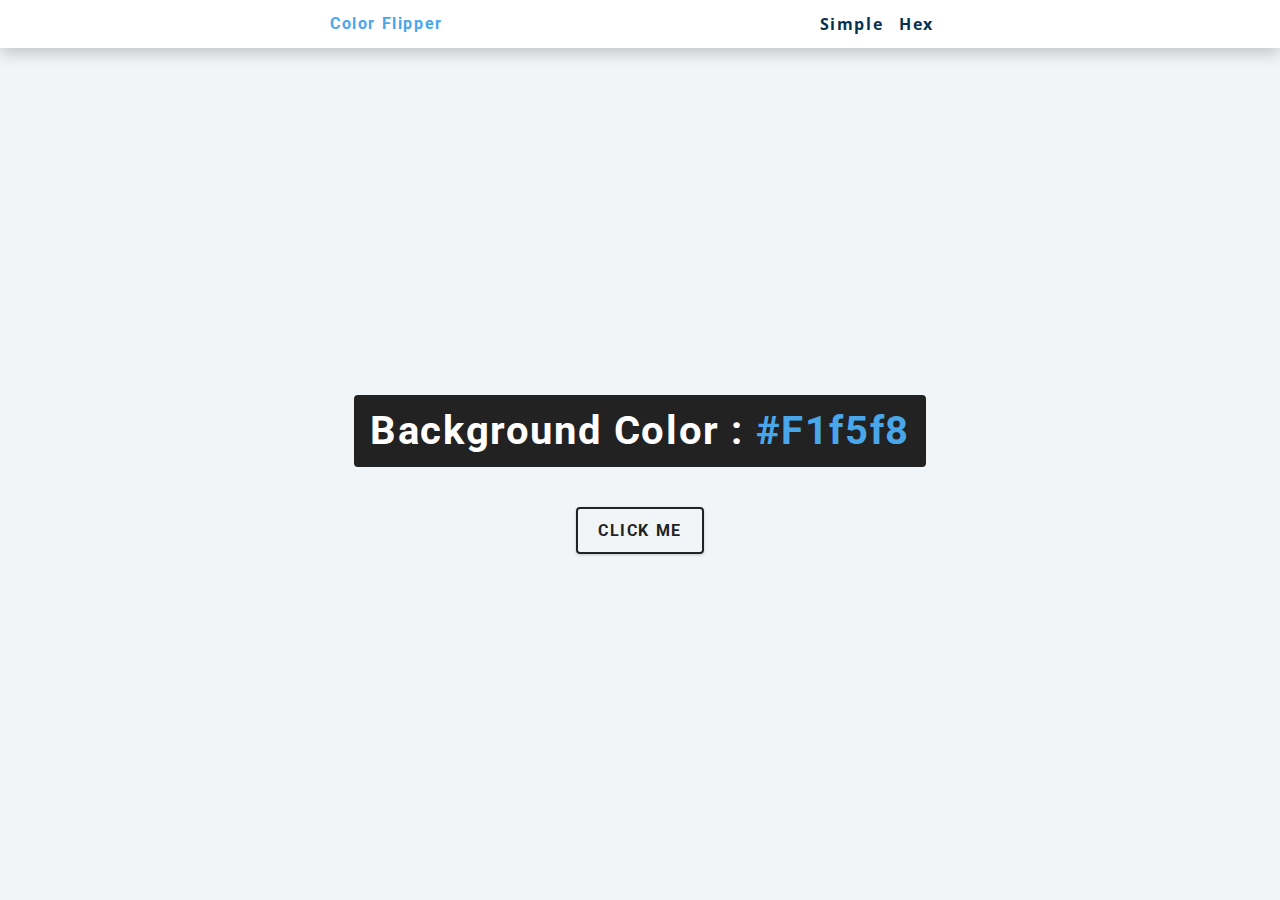
<file: Project 1/color-flipper/index.html>
<!DOCTYPE html>
<html lang="en">
  <head>
    <meta charset="UTF-8" />
    <meta name="viewport" content="width=device-width, initial-scale=1.0" />
    <title>Color Flipper || Simple</title>

    <!-- styles -->
    <link rel="stylesheet" href="styles.css" />
  </head>
  <body>
    <nav>
      <div class="nav-center">
        <h4>color flipper</h4>
        <ul class="nav-links">
          <li>
            <a href="index.html">simple</a>
          </li>
          <li>
            <a href="hex.html">hex</a>
          </li>
        </ul>
      </div>
    </nav>
    <main>
      <div class="container">
        <h2>background color : <span class="color">#f1f5f8</span></h2>
        <button class="btn btn-hero" id="btn">click me</button>
      </div>
    </main>

    <!-- javascript -->
    <script src="app.js"></script>
  </body>
</html>
</file>
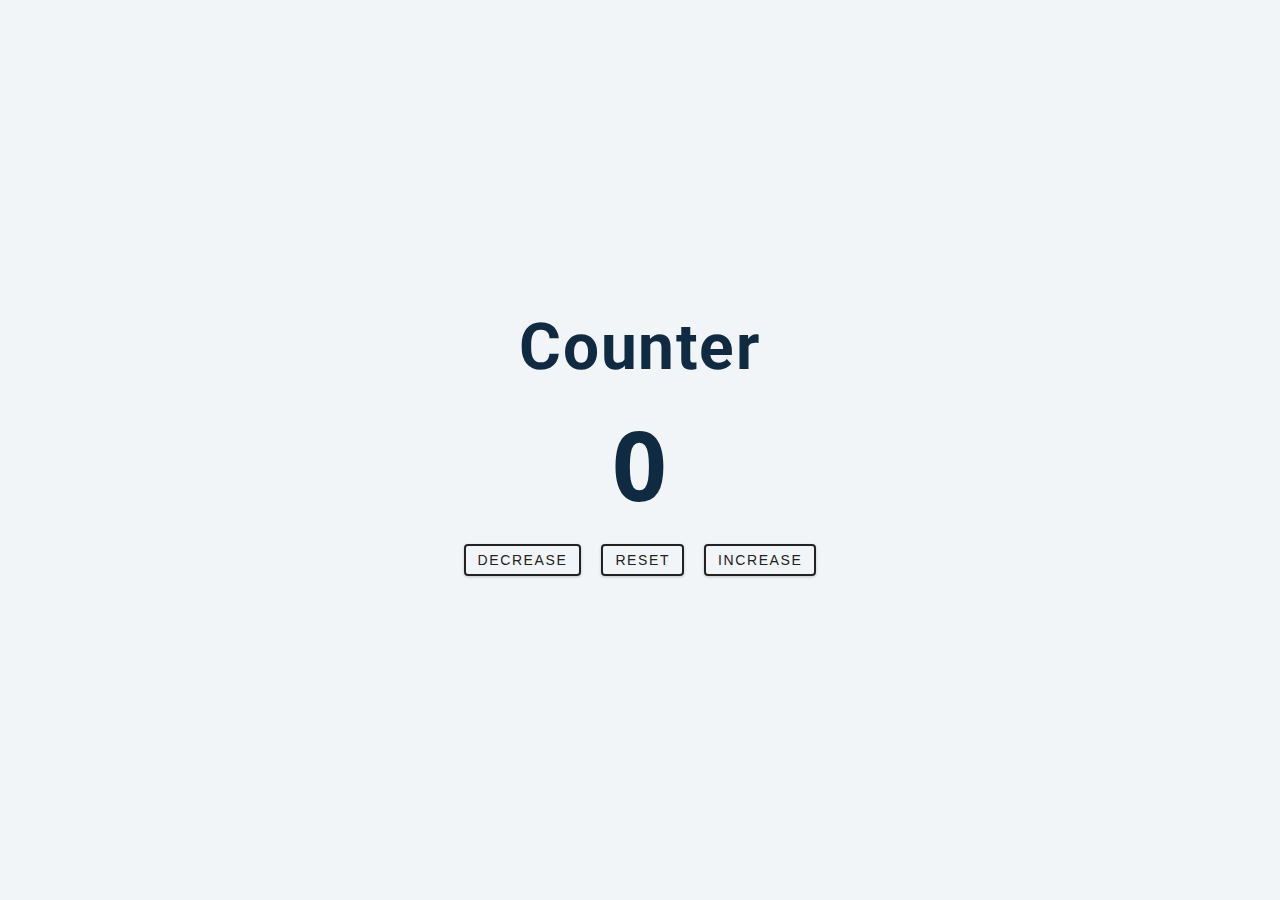
<file: Project 1/counter/index.html>
<!DOCTYPE html>
<html lang="en">
  <head>
    <meta charset="UTF-8" />
    <meta name="viewport" content="width=device-width, initial-scale=1.0" />
    <title>Counter</title>

    <!-- styles -->
    <link rel="stylesheet" href="styles.css" />
  </head>
  <body>
    <main>
      <div class="container">
        <h1>counter</h1>
        <span id="value">0</span>
        <div class="button-container">
          <button class="btn decrease">decrease</button>
          <button class="btn reset">reset</button>
          <button class="btn increase">increase</button>
        </div>
      </div>
    </main>
    <!-- javascript -->
    <script src="app.js"></script>
  </body>
</html>
</file>
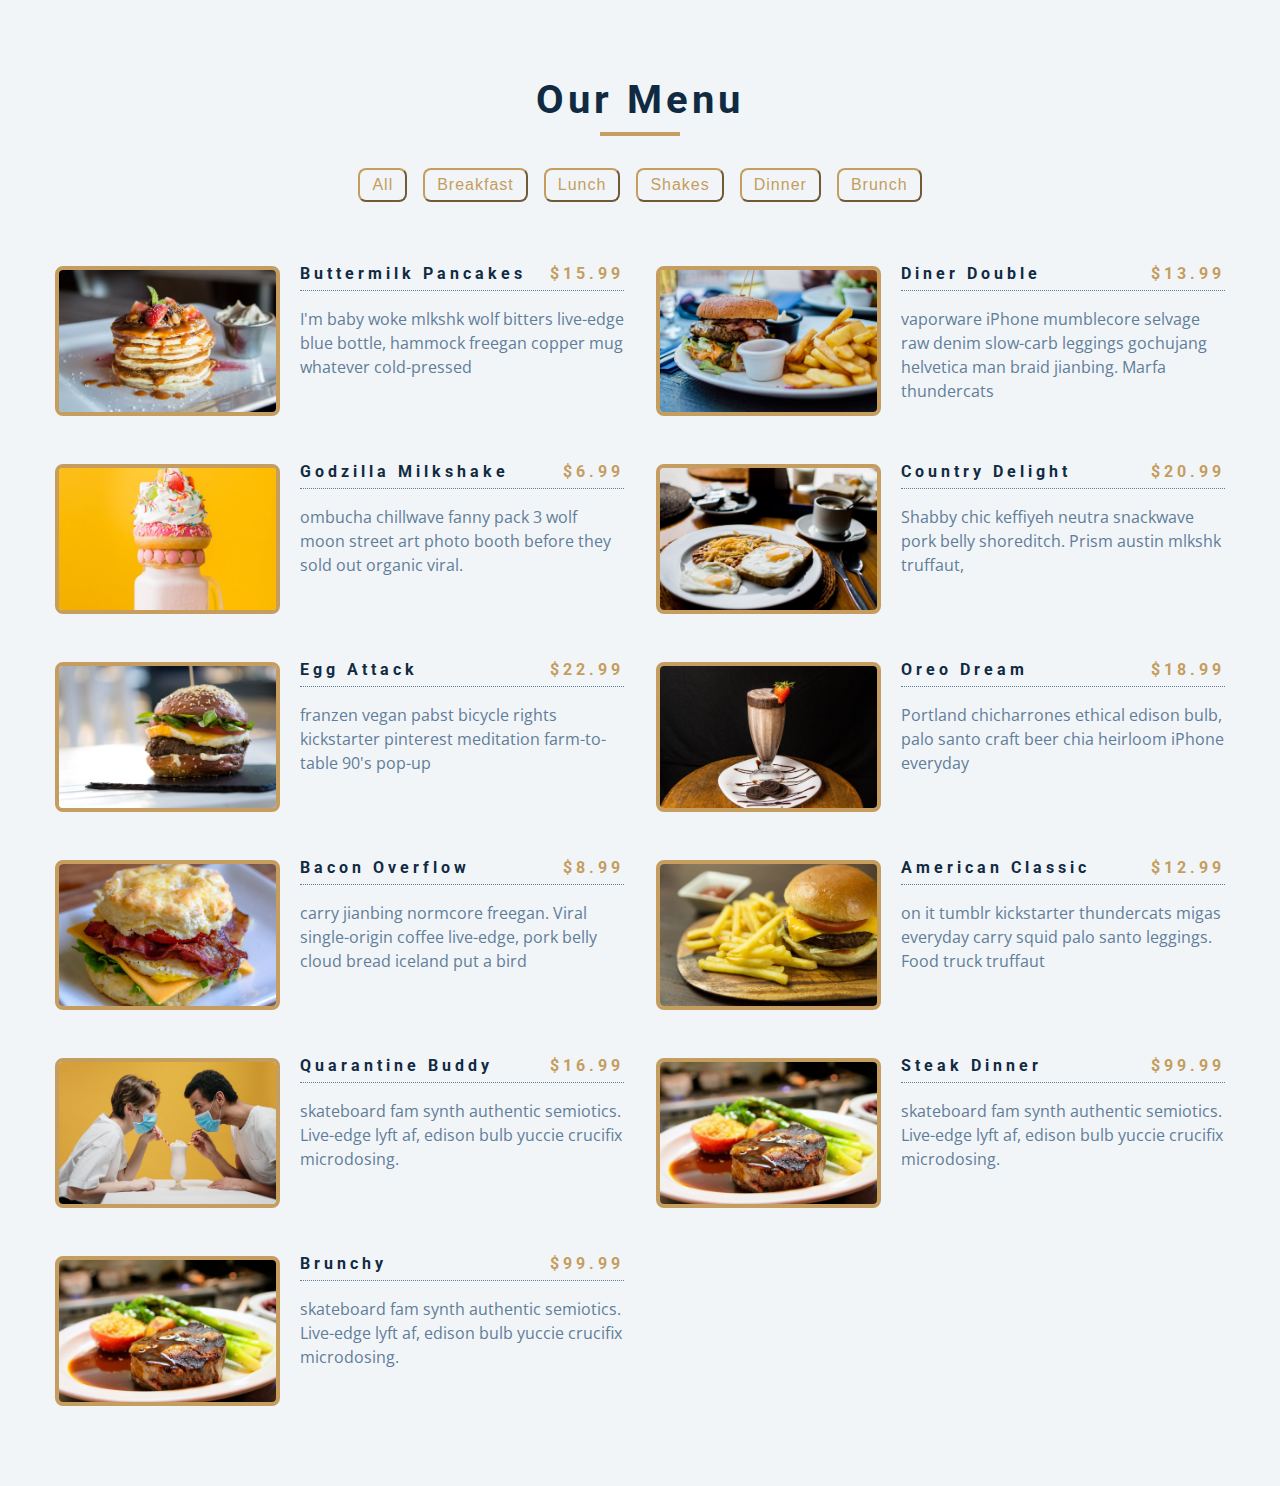
<file: Project 1/menu/index.html>
<!DOCTYPE html>
<html lang="en">
  <head>
    <meta charset="UTF-8" />
    <meta name="viewport" content="width=device-width, initial-scale=1.0" />
    <title>Starter</title>
    <!-- font-awesome -->
    <link
      rel="stylesheet"
      href="https://cdnjs.cloudflare.com/ajax/libs/font-awesome/5.14.0/css/all.min.css"
    />
    <!-- styles -->
    <link rel="stylesheet" href="styles.css" />
  </head>
  <body>
    <section class="menu">
      <!-- title -->
      <div class="title">
        <h2>our menu</h2>
        <div class="underline"></div>
      </div>
      <!-- filter buttons -->
      <div class="btn-container">
        <!-- <button class="filter-btn" type="button" data-id="all">all</button>
        <button class="filter-btn" type="button" data-id="breakfast">
          breakfast
        </button>
        <button class="filter-btn" type="button" data-id="lunch">lunch</button>
        <button class="filter-btn" type="button" data-id="shakes">
          shakes
        </button> -->
      </div>
      <!-- menu items -->
      <div class="section-center">
        <!-- single item -->
        <!-- <article class="menu-item">
          <img src="./menu-item.jpeg" class="photo" alt="menu item" />
          <div class="item-info">
            <header>
              <h4>buttermilk pancakes</h4>
              <h4 class="price">$15</h4>
            </header>
            <p class="item-text">
              Lorem ipsum dolor, sit amet consectetur adipisicing elit. Expedita
              amet unde repellendus illo minus quia quo molestiae rem dolore
              praesentium.
            </p>
          </div>
        </article> -->
        <!-- end of single item -->
      </div>
    </section>
    <!-- javascript -->
    <script src="app.js"></script>
  </body>
</html>
</file>
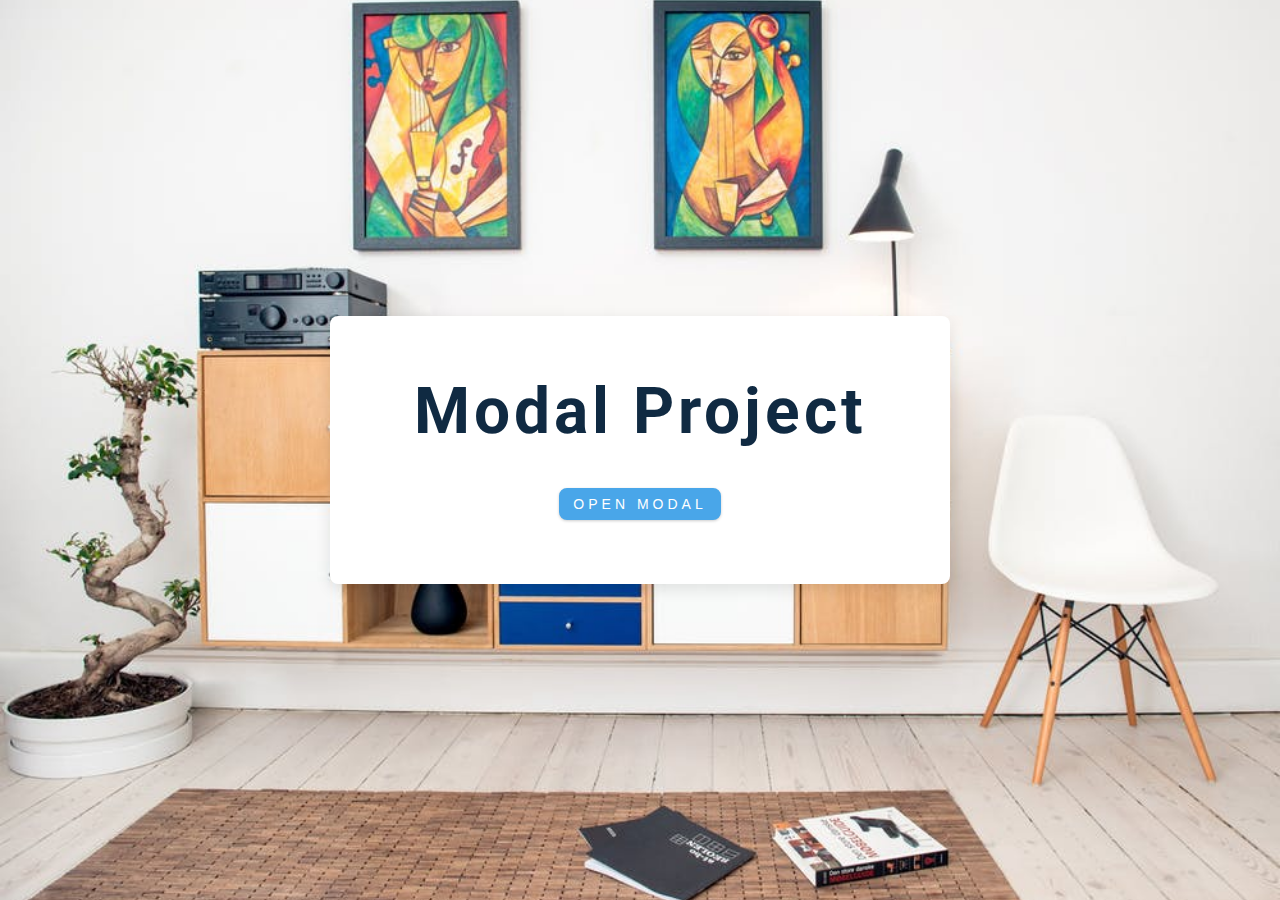
<file: Project 1/modal/index.html>
<!DOCTYPE html>
<html lang="en">
  <head>
    <meta charset="UTF-8" />
    <meta name="viewport" content="width=device-width, initial-scale=1.0" />
    <title>Modal</title>
    <!-- font-awesome -->
    <link
      rel="stylesheet"
      href="https://cdnjs.cloudflare.com/ajax/libs/font-awesome/5.14.0/css/all.min.css"
    />
    <!-- styles -->
    <link rel="stylesheet" href="styles.css" />
  </head>
  <body>
    <header class="hero">
      <div class="banner">
        <h1>modal project</h1>
        <button class="btn modal-btn">open modal</button>
      </div>
    </header>

    <div class="modal-overlay">
      <div class="modal-container">
        <h3>modal content</h3>
        <button class="close-btn">
          <i class="fas fa-times"></i>
        </button>
      </div>
    </div>
    <!-- javascript -->
    <script src="app.js"></script>
  </body>
</html>
</file>
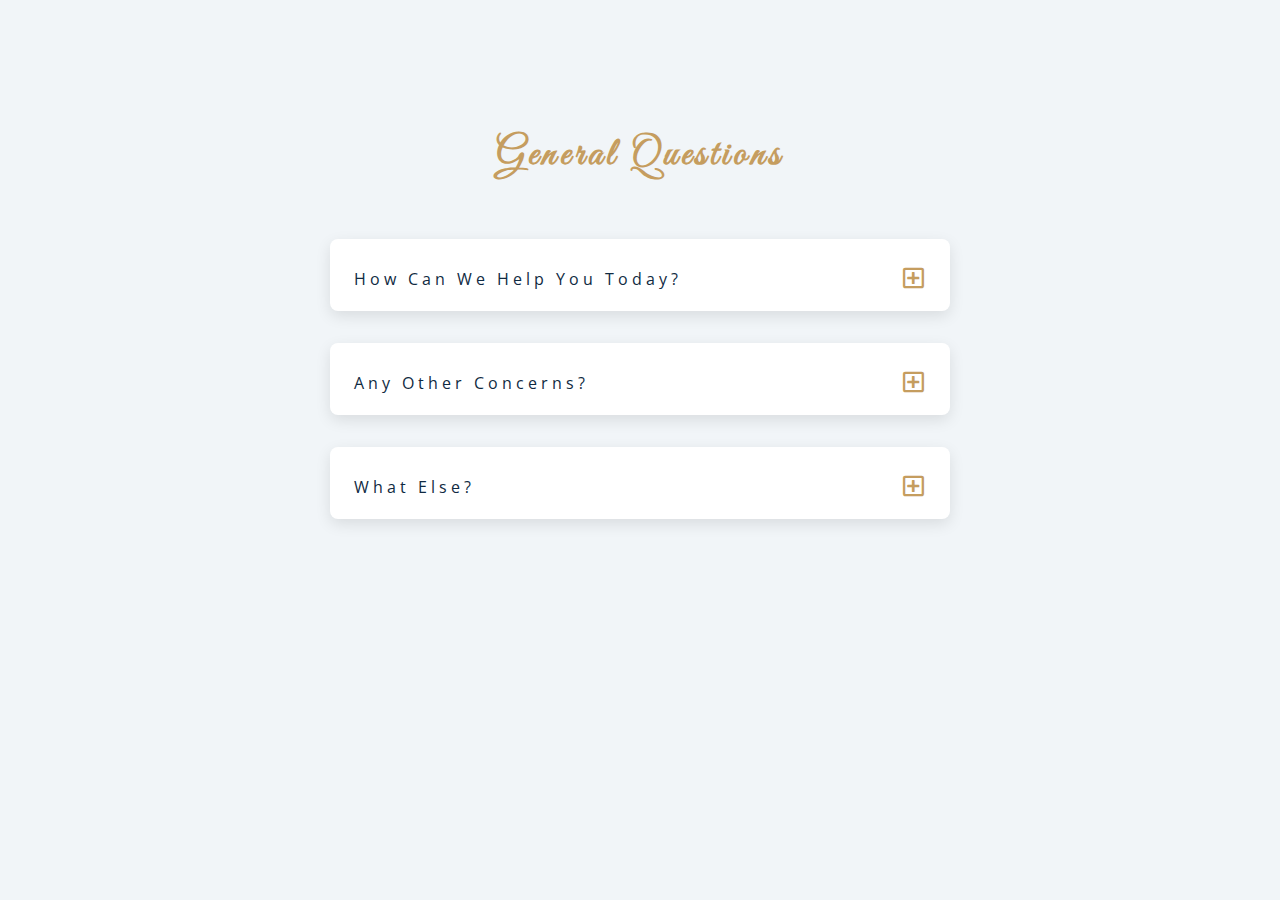
<file: Project 1/questions/index.html>
<!DOCTYPE html>
<html lang="en">
  <head>
    <meta charset="UTF-8" />
    <meta name="viewport" content="width=device-width, initial-scale=1.0" />
    <title>Q & A</title>
    <!-- font-awesome -->
    <link
      rel="stylesheet"
      href="https://cdnjs.cloudflare.com/ajax/libs/font-awesome/5.14.0/css/all.min.css"
    />
    <!-- extra fonts -->
    <link
      href="https://fonts.googleapis.com/css?family=Great+Vibes&display=swap"
      rel="stylesheet"
    />
    <!-- styles -->
    <link rel="stylesheet" href="styles.css" />
  </head>
  <body>
    <section class="questions">
      <!-- title -->
      <div class="title">
        <h2>general questions</h2>
      </div>
      <!-- qestions -->
      <div class="section-center">
        <!-- single question -->
        <article class="question">
          <!-- qestions title -->
          <div class="question-title">
            <p>how can we help you today?</p>
            <button type="button" class="question-btn">
              <span class="plus-icon">
                <i class="far fa-plus-square"></i>
              </span>
              <span class="minus-icon">
                <i class="far fa-minus-square"></i>
              </span>
            </button>
          </div>

          <!-- question text -->
          <div class="question-text">
            <p>
              Lorem ipsum dolor sit amet consectetur, adipisicing elit. Neque
              rerum tempore vitae laudantium error ad reiciendis quae, dicta
              illum? Atque.
            </p>
          </div>
        </article>
        <!-- end of single qestions -->

        <!-- single question -->
        <article class="question">
          <!-- qestions title -->
          <div class="question-title">
            <p>any other concerns?</p>
            <button type="button" class="question-btn">
              <span class="plus-icon">
                <i class="far fa-plus-square"></i>
              </span>
              <span class="minus-icon">
                <i class="far fa-minus-square"></i>
              </span>
            </button>
          </div>

          <!-- question text -->
          <div class="question-text">
            <p>
              Lorem ipsum dolor sit amet consectetur, adipisicing elit. Neque
              rerum tempore vitae laudantium error ad reiciendis quae, dicta
              illum? Atque.
            </p>
          </div>
        </article>
        <!-- end of single qestions -->

        <!-- single question -->
        <article class="question">
          <!-- qestions title -->
          <div class="question-title">
            <p>what else?</p>
            <button type="button" class="question-btn">
              <span class="plus-icon">
                <i class="far fa-plus-square"></i>
              </span>
              <span class="minus-icon">
                <i class="far fa-minus-square"></i>
              </span>
            </button>
          </div>

          <!-- question text -->
          <div class="question-text">
            <p>
              Lorem ipsum dolor sit amet consectetur, adipisicing elit. Neque
              rerum tempore vitae laudantium error ad reiciendis quae, dicta
              illum? Atque.
            </p>
          </div>
        </article>
        <!-- end of single qestions -->
      </div>
    </section>
    <!-- javascript -->
    <script src="app.js"></script>
  </body>
</html>
</file>
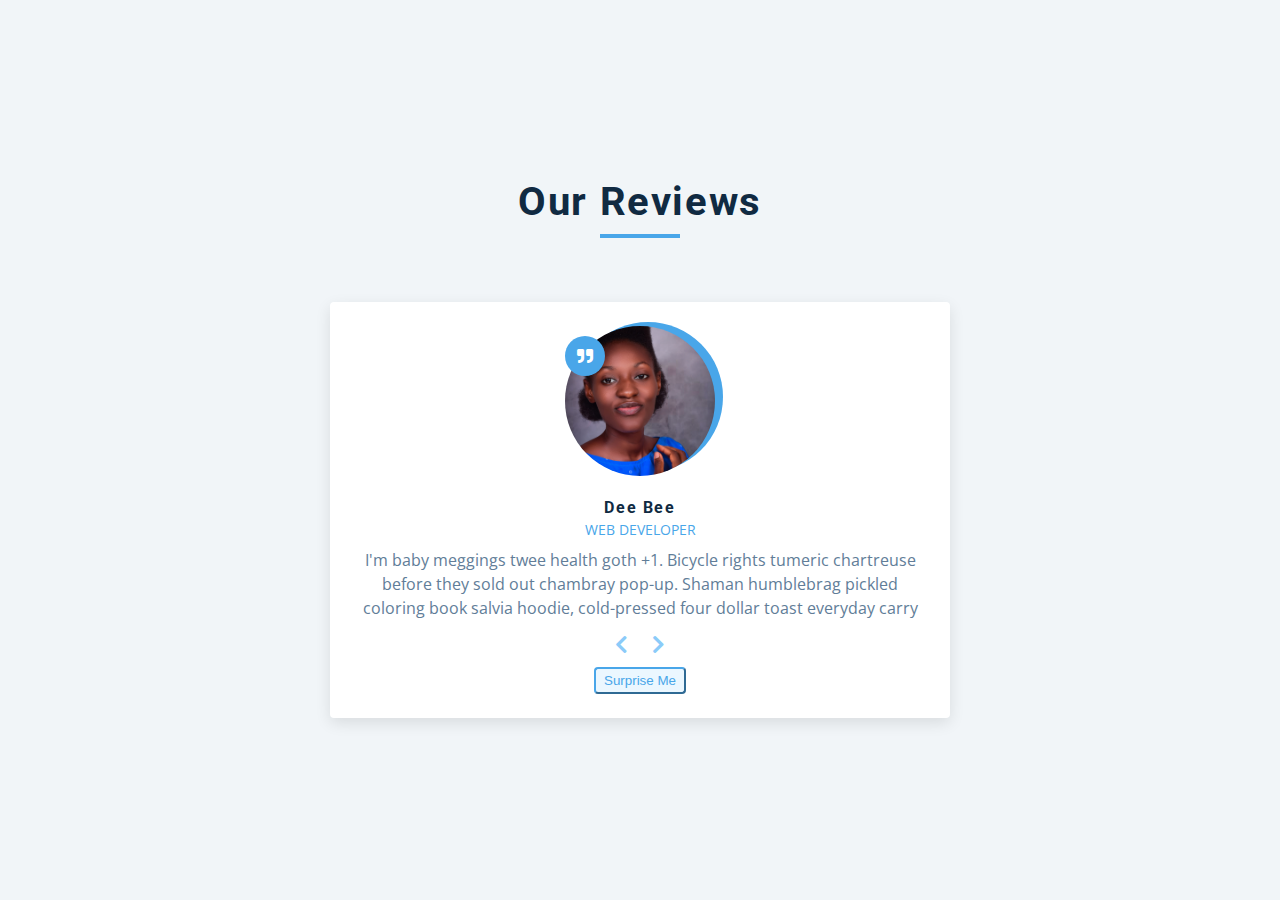
<file: Project 1/reviews/index.html>
<!DOCTYPE html>
<html lang="en">
  <head>
    <meta charset="UTF-8" />
    <meta name="viewport" content="width=device-width, initial-scale=1.0" />
    <title>Starter</title>
    <!-- font-awesome -->
    <link
      rel="stylesheet"
      href="https://cdnjs.cloudflare.com/ajax/libs/font-awesome/5.14.0/css/all.min.css"
    />

    <!-- styles -->
    <link rel="stylesheet" href="styles.css" />
  </head>
  <body>
    <main>
      <section class="container">
        <div class="title">
          <h2>Our reviews</h2>
          <div class="underline"></div>
        </div>
        <article class="review">
          <div class="img-container">
            <img src="./person-1.jpeg" id="person-img" alt="" />
          </div>
          <h4 id="author">Sara jones</h4>
          <p id="job">ux designer</p>
          <p id="info">
            Lorem ipsum dolor sit amet consectetur adipisicing elit. Aspernatur
            repudiandae esse culpa quae soluta. Deserunt?
          </p>

          <div class="button-container">
            <button class="prev-btn">
              <i class="fas fa-chevron-left"></i>
            </button>
            <button class="next-btn">
              <i class="fas fa-chevron-right"></i>
            </button>
          </div>
          <button class="random-btn">surprise me</button>
        </article>
      </section>
    </main>
    <!-- javascript -->
    <script src="app.js"></script>
  </body>
</html>
</file>
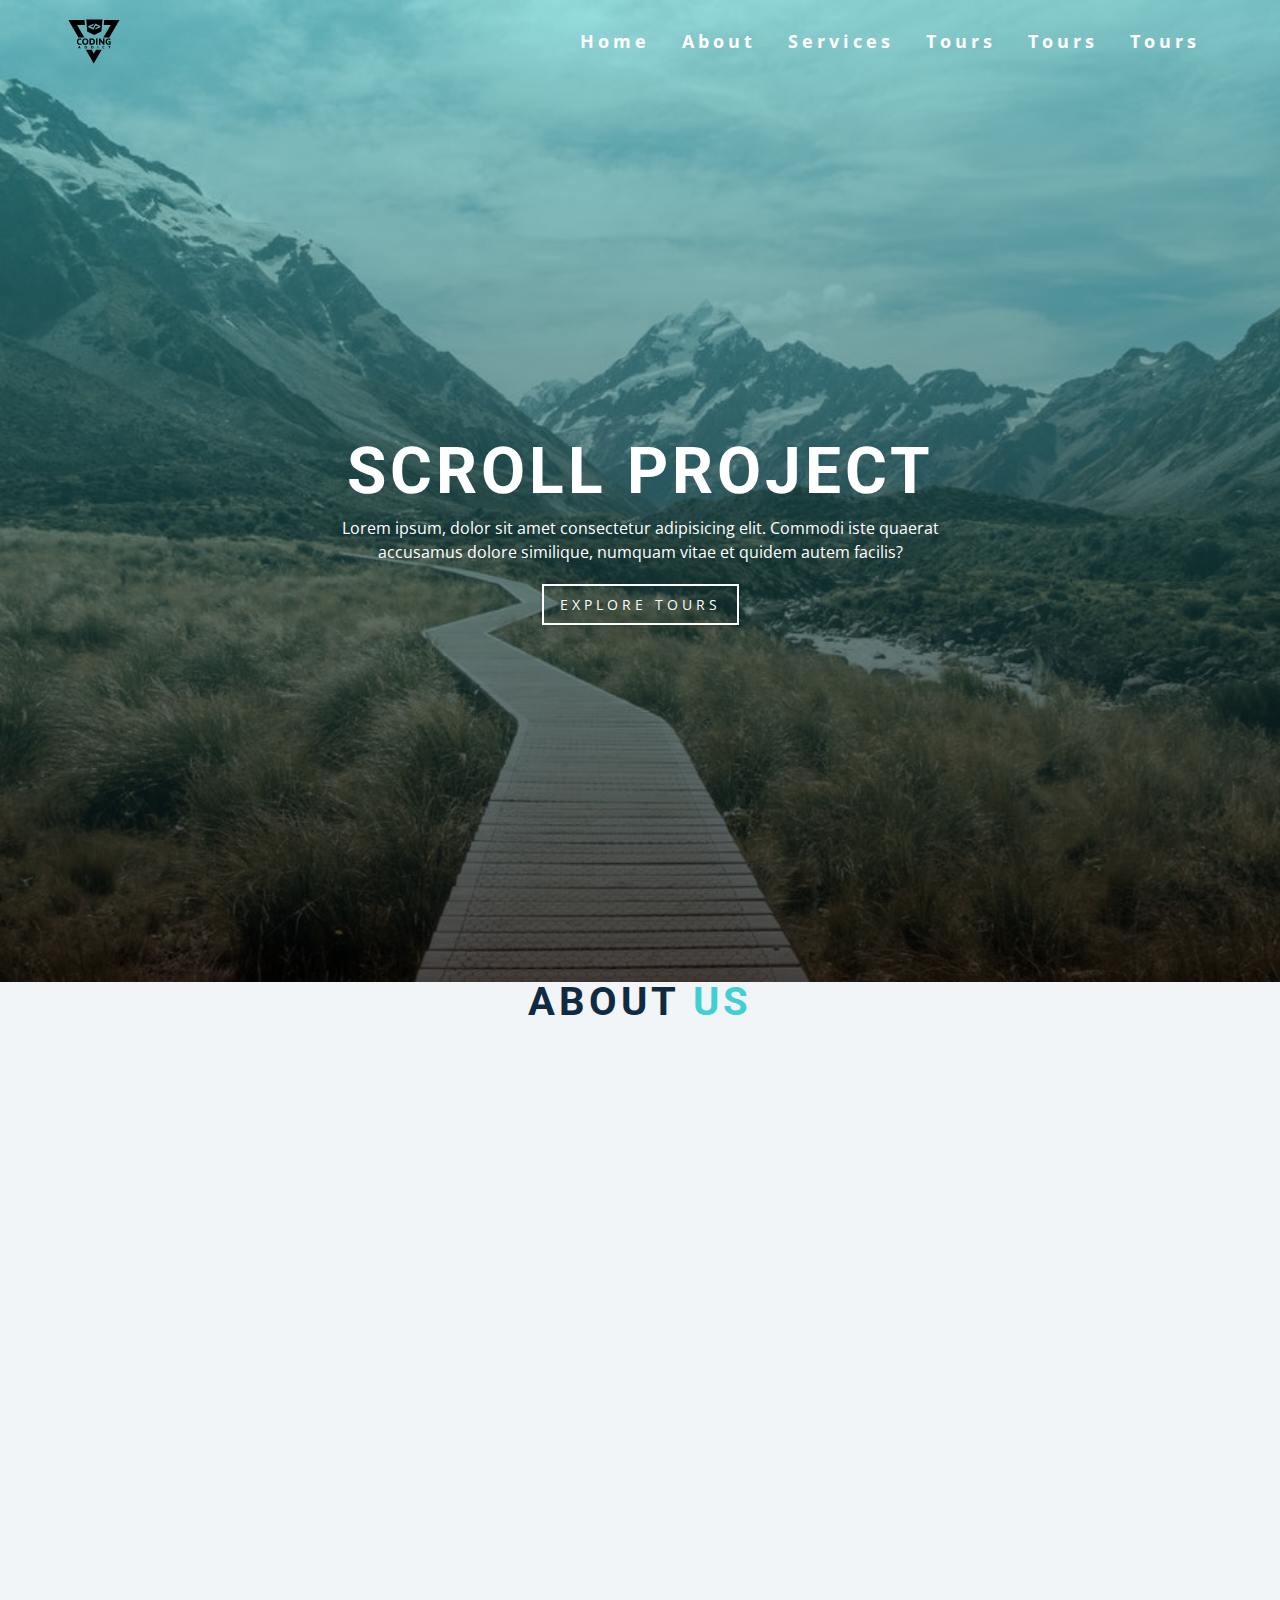
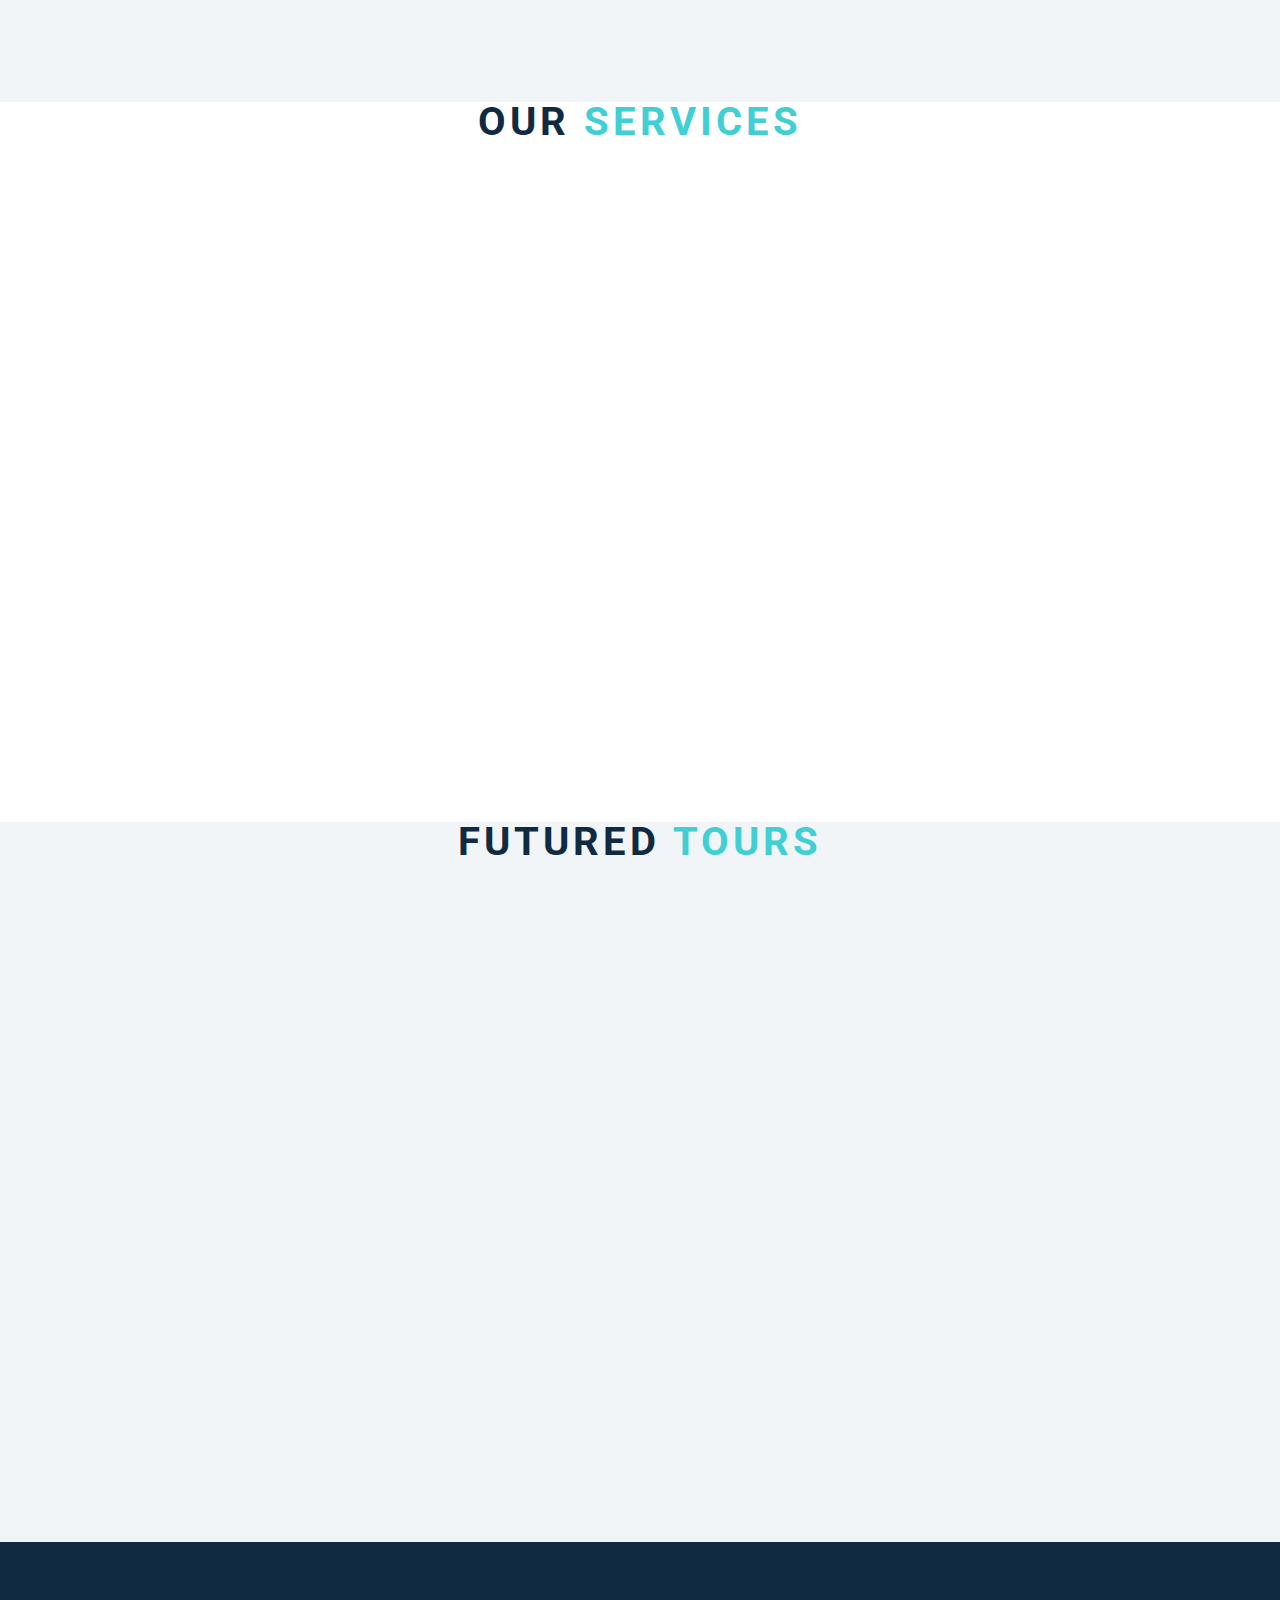
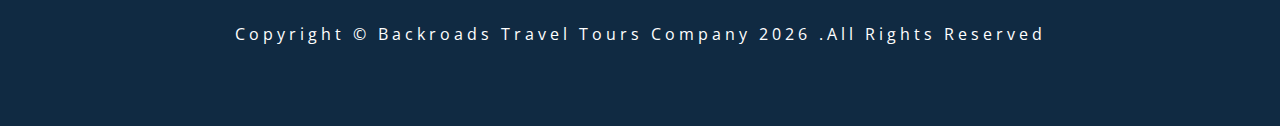
<file: Project 1/scroll/index.html>
<!DOCTYPE html>
<html lang="en">
  <head>
    <meta charset="UTF-8" />
    <meta name="viewport" content="width=device-width, initial-scale=1.0" />
    <title>Scroll</title>
    <!-- font-awesome -->
    <link
      rel="stylesheet"
      href="https://cdnjs.cloudflare.com/ajax/libs/font-awesome/5.14.0/css/all.min.css"
    />
    <!-- styles -->
    <link rel="stylesheet" href="styles.css" />
  </head>
  <body>
    <!-- header -->
    <header id="home">
      <!-- navbar -->
      <nav id="nav">
        <div class="nav-center">
          <!-- nav header -->
          <div class="nav-header">
            <img src="./logo (7).svg" alt="logo" class="logo" />
            <button class="nav-toggle">
              <i class="fas fa-bars"></i>
            </button>
          </div>
          <!-- links -->
          <div class="links-container">
            <ul class="links">
              <li>
                <a href="#home" class="scroll-link">home</a>
              </li>
              <li>
                <a href="#about" class="scroll-link">about</a>
              </li>
              <li>
                <a href="#services" class="scroll-link">services</a>
              </li>
              <li>
                <a href="#tours" class="scroll-link">tours</a>
              </li>
              <li>
                <a href="#tours" class="scroll-link">tours</a>
              </li>
              <li>
                <a href="#tours" class="scroll-link">tours</a>
              </li>
            </ul>
          </div>
        </div>
      </nav>
      <!-- banner -->
      <div class="banner">
        <div class="container">
          <h1>scroll project</h1>
          <p>
            Lorem ipsum, dolor sit amet consectetur adipisicing elit. Commodi
            iste quaerat accusamus dolore similique, numquam vitae et quidem
            autem facilis?
          </p>
          <a href="#tours" class="scroll-link btn btn-white">explore tours</a>
        </div>
      </div>
    </header>
    <!-- about -->
    <section id="about" class="section">
      <div class="title">
        <h2>about <span>us</span></h2>
      </div>
    </section>
    <!-- services -->
    <section id="services" class="section">
      <div class="title">
        <h2>our <span>services</span></h2>
      </div>
    </section>
    <!-- tours -->
    <section id="tours" class="section">
      <div class="title">
        <h2>futured <span>tours</span></h2>
      </div>
    </section>
    <!-- footer -->
    <footer class="section">
      <p>
        copyright &copy; backroads travel tours company
        <span id="date">2020</span> .all rights reserved
      </p>
    </footer>
    <!-- back to top button -->
    <a href="#home" class="scroll-link top-link">
      <i class="fas fa-arrow-up"></i>
    </a>
    <!-- javascript -->
    <script src="app.js"></script>
  </body>
</html>
</file>
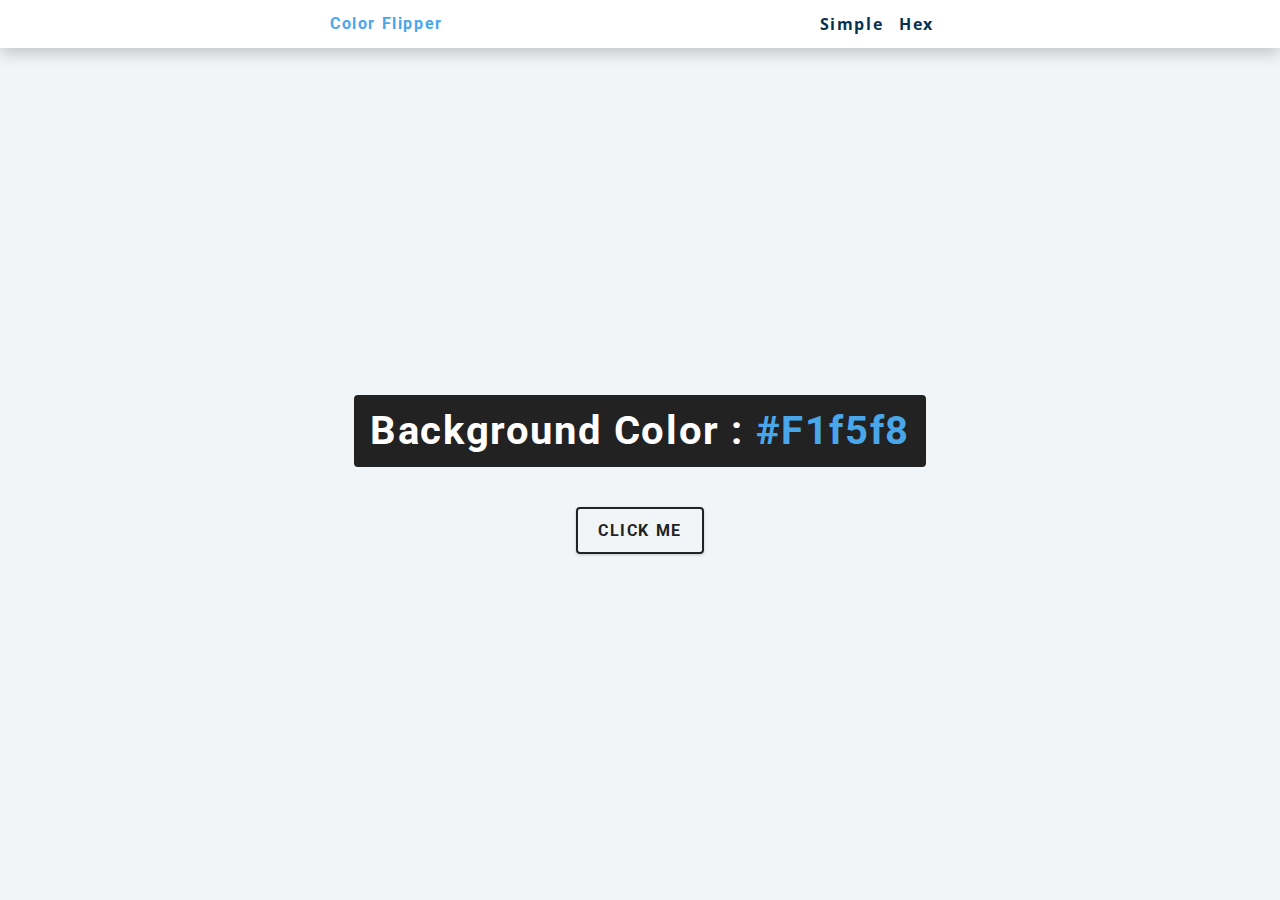
<file: Project 1/color-flipper/hex.html>
<!DOCTYPE html>
<html lang="en">
  <head>
    <meta charset="UTF-8" />
    <meta name="viewport" content="width=device-width, initial-scale=1.0" />
    <title>Color || Simple</title>

    <!-- styles -->
    <link rel="stylesheet" href="styles.css" />
  </head>

  <body>
    <nav>
      <div class="nav-center">
        <h4>color flipper</h4>
        <ul class="nav-links">
          <li><a href="index.html">simple</a></li>
          <li><a href="hex.html">hex</a></li>
        </ul>
      </div>
    </nav>
    <main>
      <div class="container">
        <h2>background color : <span class="color">#f1f5f8</span></h2>
        <button class="btn btn-hero" id="btn">click me</button>
      </div>
    </main>
    <!-- javascript -->
    <script src="hex.js"></script>
  </body>
</html>
</file>
<file: Project 1/color-flipper/styles.css>
/*
=============== 
Fonts
===============
*/
@import url("https://fonts.googleapis.com/css?family=Open+Sans|Roboto:400,700&display=swap");

/*
=============== 
Variables
===============
*/

:root {
  /* dark shades of primary color*/
  --clr-primary-1: hsl(205, 86%, 17%);
  --clr-primary-2: hsl(205, 77%, 27%);
  --clr-primary-3: hsl(205, 72%, 37%);
  --clr-primary-4: hsl(205, 63%, 48%);
  /* primary/main color */
  --clr-primary-5: hsl(205, 78%, 60%);
  /* lighter shades of primary color */
  --clr-primary-6: hsl(205, 89%, 70%);
  --clr-primary-7: hsl(205, 90%, 76%);
  --clr-primary-8: hsl(205, 86%, 81%);
  --clr-primary-9: hsl(205, 90%, 88%);
  --clr-primary-10: hsl(205, 100%, 96%);
  /* darkest grey - used for headings */
  --clr-grey-1: hsl(209, 61%, 16%);
  --clr-grey-2: hsl(211, 39%, 23%);
  --clr-grey-3: hsl(209, 34%, 30%);
  --clr-grey-4: hsl(209, 28%, 39%);
  /* grey used for paragraphs */
  --clr-grey-5: hsl(210, 22%, 49%);
  --clr-grey-6: hsl(209, 23%, 60%);
  --clr-grey-7: hsl(211, 27%, 70%);
  --clr-grey-8: hsl(210, 31%, 80%);
  --clr-grey-9: hsl(212, 33%, 89%);
  --clr-grey-10: hsl(210, 36%, 96%);
  --clr-white: #fff;
  --clr-red-dark: hsl(360, 67%, 44%);
  --clr-red-light: hsl(360, 71%, 66%);
  --clr-green-dark: hsl(125, 67%, 44%);
  --clr-green-light: hsl(125, 71%, 66%);
  --clr-black: #222;
  --ff-primary: "Roboto", sans-serif;
  --ff-secondary: "Open Sans", sans-serif;
  --transition: all 0.3s linear;
  --spacing: 0.1rem;
  --radius: 0.25rem;
  --light-shadow: 0 5px 15px rgba(0, 0, 0, 0.1);
  --dark-shadow: 0 5px 15px rgba(0, 0, 0, 0.2);
  --max-width: 1170px;
  --fixed-width: 620px;
}
/*
=============== 
Global Styles
===============
*/

*,
::after,
::before {
  margin: 0;
  padding: 0;
  box-sizing: border-box;
}
body {
  font-family: var(--ff-secondary);
  background: var(--clr-grey-10);
  color: var(--clr-grey-1);
  line-height: 1.5;
  font-size: 0.875rem;
}
ul {
  list-style-type: none;
}
a {
  text-decoration: none;
}
h1,
h2,
h3,
h4 {
  letter-spacing: var(--spacing);
  text-transform: capitalize;
  line-height: 1.25;
  margin-bottom: 0.75rem;
  font-family: var(--ff-primary);
 
}
h1 {
  font-size: 3rem;
}
h2 {
  font-size: 2rem;
  /* background-color: yellow;
  height: 50px;
  border-radius: 10px; */
  

}
h3 {
  font-size: 1.25rem;
}
h4 {
  font-size: 0.875rem;
}
p {
  margin-bottom: 1.25rem;
  color: var(--clr-grey-5);
}
@media screen and (min-width: 800px) {
  h1 {
    font-size: 4rem;
  }
  h2 {
    font-size: 2.5rem;
  }
  h3 {
    font-size: 1.75rem;
  }
  h4 {
    font-size: 1rem;
  }
  body {
    font-size: 1rem;
  }
  h1,
  h2,
  h3,
  h4 {
    line-height: 1;
  }
}
/*  global classes */

/* section */
.section {
  padding: 5rem 0;
}

.section-center {
  width: 90vw;
  margin: 0 auto;
  max-width: 1170px;
}
@media screen and (min-width: 992px) {
  .section-center {
    width: 95vw;
  }
}
main {
  min-height: 100vh;
  display: grid;
  place-items: center;
}

/*
=============== 
Nav
===============
*/
nav {
  background: var(--clr-white);
  height: 3rem;
  display: grid;
  align-items: center;
  box-shadow: var(--dark-shadow);
}
.nav-center {
  width: 90vw;
  max-width: var(--fixed-width);
  margin: 0 auto;
  display: flex;
  align-items: center;
  justify-content: space-between;
}
.nav-center h4 {
  margin-bottom: 0;
  color: var(--clr-primary-5);
}
.nav-links {
  display: flex;
}
nav a {
  text-transform: capitalize;
  font-weight: 700;
  font-size: 1rem;
  color: var(--clr-primary-1);
  letter-spacing: var(--spacing);
  margin-right: 1rem;
}
nav a:hover {
  color: var(--clr-primary-5);
}
/*
=============== 
Container
===============
*/
main {
  min-height: calc(100vh - 3rem);
  display: grid;
  place-items: center;
}
.container {
  text-align: center;
}
.container h2 {
  background: var(--clr-black);
  color: var(--clr-white);
  padding: 1rem;
  border-radius: var(--radius);
  margin-bottom: 2.5rem;
}
.color {
  color: var(--clr-primary-5);
}
.btn-hero {
  font-family: var(--ff-primary);
  text-transform: uppercase;
  background: transparent;
  color: var(--clr-black);
  letter-spacing: var(--spacing);
  display: inline-block;
  font-weight: 700;
  transition: var(--transition);
  border: 2px solid var(--clr-black);
  cursor: pointer;
  box-shadow: 0 1px 3px rgba(0, 0, 0, 0.2);
  border-radius: var(--radius);
  font-size: 1rem;
  padding: 0.75rem 1.25rem;
}
.btn-hero:hover {
  color: var(--clr-white);
  background: var(--clr-black);
}
</file>
<file: Project 1/counter/styles.css>
/*
=============== 
Fonts
===============
*/
@import url("https://fonts.googleapis.com/css?family=Open+Sans|Roboto:400,700&display=swap");

/*
=============== 
Variables
===============
*/

:root {
  /* dark shades of primary color*/
  --clr-primary-1: hsl(205, 86%, 17%);
  --clr-primary-2: hsl(205, 77%, 27%);
  --clr-primary-3: hsl(205, 72%, 37%);
  --clr-primary-4: hsl(205, 63%, 48%);
  /* primary/main color */
  --clr-primary-5: hsl(205, 78%, 60%);
  /* lighter shades of primary color */
  --clr-primary-6: hsl(205, 89%, 70%);
  --clr-primary-7: hsl(205, 90%, 76%);
  --clr-primary-8: hsl(205, 86%, 81%);
  --clr-primary-9: hsl(205, 90%, 88%);
  --clr-primary-10: hsl(205, 100%, 96%);
  /* darkest grey - used for headings */
  --clr-grey-1: hsl(209, 61%, 16%);
  --clr-grey-2: hsl(211, 39%, 23%);
  --clr-grey-3: hsl(209, 34%, 30%);
  --clr-grey-4: hsl(209, 28%, 39%);
  /* grey used for paragraphs */
  --clr-grey-5: hsl(210, 22%, 49%);
  --clr-grey-6: hsl(209, 23%, 60%);
  --clr-grey-7: hsl(211, 27%, 70%);
  --clr-grey-8: hsl(210, 31%, 80%);
  --clr-grey-9: hsl(212, 33%, 89%);
  --clr-grey-10: hsl(210, 36%, 96%);
  --clr-white: #fff;
  --clr-red-dark: hsl(360, 67%, 44%);
  --clr-red-light: hsl(360, 71%, 66%);
  --clr-green-dark: hsl(125, 67%, 44%);
  --clr-green-light: hsl(125, 71%, 66%);
  --clr-black: #222;
  --ff-primary: "Roboto", sans-serif;
  --ff-secondary: "Open Sans", sans-serif;
  --transition: all 0.3s linear;
  --spacing: 0.1rem;
  --radius: 0.25rem;
  --light-shadow: 0 5px 15px rgba(0, 0, 0, 0.1);
  --dark-shadow: 0 5px 15px rgba(0, 0, 0, 0.2);
  --max-width: 1170px;
  --fixed-width: 620px;
}
/*
=============== 
Global Styles
===============
*/

*,
::after,
::before {
  margin: 0;
  padding: 0;
  box-sizing: border-box;
}
body {
  font-family: var(--ff-secondary);
  background: var(--clr-grey-10);
  color: var(--clr-grey-1);
  line-height: 1.5;
  font-size: 0.875rem;
}
ul {
  list-style-type: none;
}
a {
  text-decoration: none;
}
h1,
h2,
h3,
h4 {
  letter-spacing: var(--spacing);
  text-transform: capitalize;
  line-height: 1.25;
  margin-bottom: 0.75rem;
  font-family: var(--ff-primary);
}
h1 {
  font-size: 3rem;
}
h2 {
  font-size: 2rem;
}
h3 {
  font-size: 1.25rem;
}
h4 {
  font-size: 0.875rem;
}
p {
  margin-bottom: 1.25rem;
  color: var(--clr-grey-5);
}
@media screen and (min-width: 800px) {
  h1 {
    font-size: 4rem;
  }
  h2 {
    font-size: 2.5rem;
  }
  h3 {
    font-size: 1.75rem;
  }
  h4 {
    font-size: 1rem;
  }
  body {
    font-size: 1rem;
  }
  h1,
  h2,
  h3,
  h4 {
    line-height: 1;
  }
}
/*  global classes */

/* section */
.section {
  padding: 5rem 0;
}

.section-center {
  width: 90vw;
  margin: 0 auto;
  max-width: 1170px;
}
@media screen and (min-width: 992px) {
  .section-center {
    width: 95vw;
  }
}
main {
  min-height: 100vh;
  display: grid;
  place-items: center;
}

/*
=============== 
Counter
===============
*/

main {
  min-height: 100vh;
  display: grid;
  place-items: center;
}
.container {
  text-align: center;
}
#value {
  font-size: 6rem;
  font-weight: bold;
}
.btn {
  text-transform: uppercase;
  background: transparent;
  color: var(--clr-black);
  padding: 0.375rem 0.75rem;
  letter-spacing: var(--spacing);
  display: inline-block;
  transition: var(--transition);
  font-size: 0.875rem;
  border: 2px solid var(--clr-black);
  cursor: pointer;
  box-shadow: 0 1px 3px rgba(0, 0, 0, 0.2);
  border-radius: var(--radius);
  margin: 0.5rem;
}
.btn:hover {
  color: var(--clr-white);
  background: var(--clr-black);
}
</file>
<file: Project 1/menu/styles.css>
/*
=============== 
Fonts
===============
*/
@import url("https://fonts.googleapis.com/css?family=Open+Sans|Roboto:400,700&display=swap");

/*
=============== 
Variables
===============
*/

:root {
  /* dark shades of primary color*/
  --clr-primary-1: hsl(205, 86%, 17%);
  --clr-primary-2: hsl(205, 77%, 27%);
  --clr-primary-3: hsl(205, 72%, 37%);
  --clr-primary-4: hsl(205, 63%, 48%);
  /* primary/main color */
  --clr-primary-5: #49a6e9;
  /* lighter shades of primary color */
  --clr-primary-6: hsl(205, 89%, 70%);
  --clr-primary-7: hsl(205, 90%, 76%);
  --clr-primary-8: hsl(205, 86%, 81%);
  --clr-primary-9: hsl(205, 90%, 88%);
  --clr-primary-10: hsl(205, 100%, 96%);
  /* darkest grey - used for headings */
  --clr-grey-1: hsl(209, 61%, 16%);
  --clr-grey-2: hsl(211, 39%, 23%);
  --clr-grey-3: hsl(209, 34%, 30%);
  --clr-grey-4: hsl(209, 28%, 39%);
  /* grey used for paragraphs */
  --clr-grey-5: hsl(210, 22%, 49%);
  --clr-grey-6: hsl(209, 23%, 60%);
  --clr-grey-7: hsl(211, 27%, 70%);
  --clr-grey-8: hsl(210, 31%, 80%);
  --clr-grey-9: hsl(212, 33%, 89%);
  --clr-grey-10: hsl(210, 36%, 96%);
  --clr-white: #fff;
  --clr-red-dark: hsl(360, 67%, 44%);
  --clr-red-light: hsl(360, 71%, 66%);
  --clr-green-dark: hsl(125, 67%, 44%);
  --clr-green-light: hsl(125, 71%, 66%);
  --clr-gold: #c59d5f;
  --clr-black: #222;
  --ff-primary: "Roboto", sans-serif;
  --ff-secondary: "Open Sans", sans-serif;
  --transition: all 0.3s linear;
  --spacing: 0.25rem;
  --radius: 0.5rem;
  --light-shadow: 0 5px 15px rgba(0, 0, 0, 0.1);
  --dark-shadow: 0 5px 15px rgba(0, 0, 0, 0.2);
  --max-width: 1170px;
  --fixed-width: 620px;
}
/*
=============== 
Global Styles
===============
*/

*,
::after,
::before {
  margin: 0;
  padding: 0;
  box-sizing: border-box;
}
body {
  font-family: var(--ff-secondary);
  background: var(--clr-grey-10);
  color: var(--clr-grey-1);
  line-height: 1.5;
  font-size: 0.875rem;
}
ul {
  list-style-type: none;
}
a {
  text-decoration: none;
}
img:not(.logo) {
  width: 100%;
}
img {
  display: block;
}

h1,
h2,
h3,
h4 {
  letter-spacing: var(--spacing);
  text-transform: capitalize;
  line-height: 1.25;
  margin-bottom: 0.75rem;
  font-family: var(--ff-primary);
}
h1 {
  font-size: 3rem;
}
h2 {
  font-size: 2rem;
}
h3 {
  font-size: 1.25rem;
}
h4 {
  font-size: 0.875rem;
}
p {
  margin-bottom: 1.25rem;
  color: var(--clr-grey-5);
}
@media screen and (min-width: 800px) {
  h1 {
    font-size: 4rem;
  }
  h2 {
    font-size: 2.5rem;
  }
  h3 {
    font-size: 1.75rem;
  }
  h4 {
    font-size: 1rem;
  }
  body {
    font-size: 1rem;
  }
  h1,
  h2,
  h3,
  h4 {
    line-height: 1;
  }
}
/*  global classes */

.btn {
  text-transform: uppercase;
  background: transparent;
  color: var(--clr-black);
  padding: 0.375rem 0.75rem;
  letter-spacing: var(--spacing);
  display: inline-block;
  transition: var(--transition);
  font-size: 0.875rem;
  border: 2px solid var(--clr-black);
  cursor: pointer;
  box-shadow: 0 1px 3px rgba(0, 0, 0, 0.2);
  border-radius: var(--radius);
}
.btn:hover {
  color: var(--clr-white);
  background: var(--clr-black);
}
/* section */
.section {
  padding: 5rem 0;
}

main {
  min-height: 100vh;
  display: grid;
  place-items: center;
}
/*
=============== 
Menu
===============
*/

.menu {
  padding: 5rem 0;
}
.title {
  text-align: center;
  margin-bottom: 2rem;
}
.underline {
  width: 5rem;
  height: 0.25rem;
  background: var(--clr-gold);
  margin-left: auto;
  margin-right: auto;
}
.btn-container {
  margin-bottom: 4rem;
  display: flex;
  justify-content: center;
}
.filter-btn {
  background: transparent;
  border-color: var(--clr-gold);
  font-size: 1rem;
  text-transform: capitalize;
  margin: 0 0.5rem;
  letter-spacing: 1px;
  border-radius: var(--radius);
  padding: 0.375rem 0.75rem;
  color: var(--clr-gold);
  cursor: pointer;
  transition: var(--transition);
}
.filter-btn:hover {
  background: var(--clr-gold);
  color: var(--clr-white);
}
.section-center {
  width: 90vw;
  margin: 0 auto;
  max-width: 1170px;
  display: grid;
  gap: 3rem 2rem;
  justify-items: center;
}
.menu-item {
  display: grid;
  gap: 1rem 2rem;
  max-width: 25rem;
}
.photo {
  object-fit: cover;
  height: 200px;
  border: 0.25rem solid var(--clr-gold);
  border-radius: var(--radius);
}
.item-info header {
  display: flex;
  justify-content: space-between;
  border-bottom: 0.5px dotted var(--clr-grey-5);
}
.item-info h4 {
  margin-bottom: 0.5rem;
}
.price {
  color: var(--clr-gold);
}
.item-text {
  margin-bottom: 0;
  padding-top: 1rem;
}

@media screen and (min-width: 768px) {
  .menu-item {
    grid-template-columns: 225px 1fr;
    gap: 0 1.25rem;
    max-width: 40rem;
  }
  .photo {
    height: 175px;
  }
}
@media screen and (min-width: 1200px) {
  .section-center {
    width: 95vw;
    grid-template-columns: 1fr 1fr;
  }
  .photo {
    height: 150px;
  }
}
</file>
<file: Project 1/modal/styles.css>
/*
=============== 
Fonts
===============
*/
@import url("https://fonts.googleapis.com/css?family=Open+Sans|Roboto:400,700&display=swap");

/*
=============== 
Variables
===============
*/

:root {
  /* dark shades of primary color*/
  --clr-primary-1: hsl(205, 86%, 17%);
  --clr-primary-2: hsl(205, 77%, 27%);
  --clr-primary-3: hsl(205, 72%, 37%);
  --clr-primary-4: hsl(205, 63%, 48%);
  /* primary/main color */
  --clr-primary-5: #49a6e9;
  /* --clr-primary-5: rgb(73, 166, 233); */
  /* lighter shades of primary color */
  --clr-primary-6: hsl(205, 89%, 70%);
  --clr-primary-7: hsl(205, 90%, 76%);
  --clr-primary-8: hsl(205, 86%, 81%);
  --clr-primary-9: hsl(205, 90%, 88%);
  --clr-primary-10: hsl(205, 100%, 96%);
  /* darkest grey - used for headings */
  --clr-grey-1: hsl(209, 61%, 16%);
  --clr-grey-2: hsl(211, 39%, 23%);
  --clr-grey-3: hsl(209, 34%, 30%);
  --clr-grey-4: hsl(209, 28%, 39%);
  /* grey used for paragraphs */
  --clr-grey-5: hsl(210, 22%, 49%);
  --clr-grey-6: hsl(209, 23%, 60%);
  --clr-grey-7: hsl(211, 27%, 70%);
  --clr-grey-8: hsl(210, 31%, 80%);
  --clr-grey-9: hsl(212, 33%, 89%);
  --clr-grey-10: hsl(210, 36%, 96%);
  --clr-white: #fff;
  --clr-red-dark: hsl(360, 67%, 44%);
  --clr-red-light: hsl(360, 71%, 66%);
  --clr-green-dark: hsl(125, 67%, 44%);
  --clr-green-light: hsl(125, 71%, 66%);
  --clr-black: #222;
  --ff-primary: "Roboto", sans-serif;
  --ff-secondary: "Open Sans", sans-serif;
  --transition: all 0.3s linear;
  --spacing: 0.25rem;
  --radius: 0.5rem;
  --light-shadow: 0 5px 15px rgba(0, 0, 0, 0.1);
  --dark-shadow: 0 5px 15px rgba(0, 0, 0, 0.2);
  --max-width: 1170px;
  --fixed-width: 620px;
}
/*
=============== 
Global Styles
===============
*/

*,
::after,
::before {
  margin: 0;
  padding: 0;
  box-sizing: border-box;
}
body {
  font-family: var(--ff-secondary);
  background: var(--clr-grey-10);
  color: var(--clr-grey-1);
  line-height: 1.5;
  font-size: 0.875rem;
}
ul {
  list-style-type: none;
}
a {
  text-decoration: none;
}
img:not(.logo) {
  width: 100%;
}
img {
  display: block;
}

h1,
h2,
h3,
h4 {
  letter-spacing: var(--spacing);
  text-transform: capitalize;
  line-height: 1.25;
  margin-bottom: 0.75rem;
  font-family: var(--ff-primary);
}
h1 {
  font-size: 3rem;
}
h2 {
  font-size: 2rem;
}
h3 {
  font-size: 1.25rem;
}
h4 {
  font-size: 0.875rem;
}
p {
  margin-bottom: 1.25rem;
  color: var(--clr-grey-5);
}
@media screen and (min-width: 800px) {
  h1 {
    font-size: 4rem;
  }
  h2 {
    font-size: 2.5rem;
  }
  h3 {
    font-size: 1.75rem;
  }
  h4 {
    font-size: 1rem;
  }
  body {
    font-size: 1rem;
  }
  h1,
  h2,
  h3,
  h4 {
    line-height: 1;
  }
}
/*  global classes */

.btn {
  text-transform: uppercase;
  background: transparent;
  color: var(--clr-black);
  padding: 0.375rem 0.75rem;
  letter-spacing: var(--spacing);
  display: inline-block;
  transition: var(--transition);
  font-size: 0.875rem;
  border: 2px solid var(--clr-black);
  cursor: pointer;
  box-shadow: 0 1px 3px rgba(0, 0, 0, 0.2);
  border-radius: var(--radius);
}
.btn:hover {
  color: var(--clr-white);
  background: var(--clr-black);
}
/* section */
.section {
  padding: 5rem 0;
}

.section-center {
  width: 90vw;
  margin: 0 auto;
  max-width: 1170px;
}
@media screen and (min-width: 992px) {
  .section-center {
    width: 95vw;
  }
}
main {
  min-height: 100vh;
  display: grid;
  place-items: center;
}
/*
=============== 
Modal
===============
*/
.hero {
  min-height: 100vh;
  background: url("./hero.jpeg") center/cover no-repeat;
  display: grid;
  place-items: center;
}
.banner {
  background: var(--clr-white);
  padding: 4rem 0;
  border-radius: var(--radius);
  box-shadow: var(--light-shadow);
  text-align: center;
  width: 90vw;
  max-width: var(--fixed-width);
}
.modal-btn {
  margin-top: 2rem;
  background: var(--clr-primary-5);
  border-color: var(--clr-primary-5);
  color: var(--clr-white);
}
.modal-btn:hover {
  background: transparent;
  color: var(--clr-primary-5);
}
.modal-overlay {
  position: fixed;
  top: 0;
  left: 0;
  width: 100%;
  height: 100%;
  background: rgba(73, 166, 233, 0.5);
  display: grid;
  place-items: center;
  transition: var(--transition);
  visibility: hidden;
  z-index: -10;
}
/* OPEN/CLOSE MODAL */
.open-modal {
  visibility: visible;
  z-index: 10;
}
.modal-container {
  background: var(--clr-white);
  border-radius: var(--radius);
  width: 90vw;
  height: 30vh;
  max-width: var(--fixed-width);
  text-align: center;
  display: grid;
  place-items: center;
  position: relative;
}
.close-btn {
  position: absolute;
  top: 1rem;
  right: 1rem;
  font-size: 2rem;
  background: transparent;
  border-color: transparent;
  color: var(--clr-red-dark);
  cursor: pointer;
  transition: var(--transition);
}
.close-btn:hover {
  color: var(--clr-red-light);
  transform: scale(1.3);
}
</file>
<file: Project 1/questions/styles.css>
/*
=============== 
Fonts
===============
*/
@import url("https://fonts.googleapis.com/css?family=Open+Sans|Roboto:400,700&display=swap");

/*
=============== 
Variables
===============
*/

:root {
  /* dark shades of primary color*/
  --clr-primary-1: hsl(205, 86%, 17%);
  --clr-primary-2: hsl(205, 77%, 27%);
  --clr-primary-3: hsl(205, 72%, 37%);
  --clr-primary-4: hsl(205, 63%, 48%);
  /* primary/main color */
  --clr-primary-5: #49a6e9;
  /* lighter shades of primary color */
  --clr-primary-6: hsl(205, 89%, 70%);
  --clr-primary-7: hsl(205, 90%, 76%);
  --clr-primary-8: hsl(205, 86%, 81%);
  --clr-primary-9: hsl(205, 90%, 88%);
  --clr-primary-10: hsl(205, 100%, 96%);
  /* darkest grey - used for headings */
  --clr-grey-1: hsl(209, 61%, 16%);
  --clr-grey-2: hsl(211, 39%, 23%);
  --clr-grey-3: hsl(209, 34%, 30%);
  --clr-grey-4: hsl(209, 28%, 39%);
  /* grey used for paragraphs */
  --clr-grey-5: hsl(210, 22%, 49%);
  --clr-grey-6: hsl(209, 23%, 60%);
  --clr-grey-7: hsl(211, 27%, 70%);
  --clr-grey-8: hsl(210, 31%, 80%);
  --clr-grey-9: hsl(212, 33%, 89%);
  --clr-grey-10: hsl(210, 36%, 96%);
  --clr-white: #fff;
  --clr-red-dark: hsl(360, 67%, 44%);
  --clr-red-light: hsl(360, 71%, 66%);
  --clr-green-dark: hsl(125, 67%, 44%);
  --clr-green-light: hsl(125, 71%, 66%);
  --clr-gold: #c59d5f;
  --clr-black: #222;
  --ff-primary: "Roboto", sans-serif;
  --ff-secondary: "Open Sans", sans-serif;
  --transition: all 0.3s linear;
  --spacing: 0.25rem;
  --radius: 0.5rem;
  --light-shadow: 0 5px 15px rgba(0, 0, 0, 0.1);
  --dark-shadow: 0 5px 15px rgba(0, 0, 0, 0.2);
  --max-width: 1170px;
  --fixed-width: 620px;
}
/*
=============== 
Global Styles
===============
*/

*,
::after,
::before {
  margin: 0;
  padding: 0;
  box-sizing: border-box;
}
body {
  font-family: var(--ff-secondary);
  background: var(--clr-grey-10);
  color: var(--clr-grey-1);
  line-height: 1.5;
  font-size: 0.875rem;
}
ul {
  list-style-type: none;
}
a {
  text-decoration: none;
}
img:not(.logo) {
  width: 100%;
}
img {
  display: block;
}

h1,
h2,
h3,
h4 {
  letter-spacing: var(--spacing);
  text-transform: capitalize;
  line-height: 1.25;
  margin-bottom: 0.75rem;
  font-family: var(--ff-primary);
}
h1 {
  font-size: 3rem;
}
h2 {
  font-size: 2rem;
}
h3 {
  font-size: 1.25rem;
}
h4 {
  font-size: 0.875rem;
}
p {
  margin-bottom: 1.25rem;
  color: var(--clr-grey-5);
}
@media screen and (min-width: 800px) {
  h1 {
    font-size: 4rem;
  }
  h2 {
    font-size: 2.5rem;
  }
  h3 {
    font-size: 1.75rem;
  }
  h4 {
    font-size: 1rem;
  }
  body {
    font-size: 1rem;
  }
  h1,
  h2,
  h3,
  h4 {
    line-height: 1;
  }
}
/*  global classes */

.btn {
  text-transform: uppercase;
  background: transparent;
  color: var(--clr-black);
  padding: 0.375rem 0.75rem;
  letter-spacing: var(--spacing);
  display: inline-block;
  transition: var(--transition);
  font-size: 0.875rem;
  border: 2px solid var(--clr-black);
  cursor: pointer;
  box-shadow: 0 1px 3px rgba(0, 0, 0, 0.2);
  border-radius: var(--radius);
}
.btn:hover {
  color: var(--clr-white);
  background: var(--clr-black);
}
/* section */
.section {
  padding: 5rem 0;
}

.section-center {
  width: 90vw;
  margin: 0 auto;
  max-width: 1170px;
}
@media screen and (min-width: 992px) {
  .section-center {
    width: 95vw;
  }
}
main {
  min-height: 100vh;
  display: grid;
  place-items: center;
}
/*
=============== 
Questions
===============
*/
.title {
  margin-top: 15vh;
  margin-bottom: 4rem;
}
.title h2 {
  color: var(--clr-gold);
  font-family: "Great Vibes", cursive;
  text-align: center;
}
.section-center {
  max-width: var(--fixed-width);
}
.question {
  background: var(--clr-white);
  border-radius: var(--radius);
  box-shadow: var(--light-shadow);
  padding: 1.5rem 1.5rem 0 1.5rem;
  margin-bottom: 2rem;
}
.question-title {
  display: flex;
  justify-content: space-between;
  align-items: center;
  text-transform: capitalize;
  padding-bottom: 1rem;
}
.question-title p {
  margin-bottom: 0;
  letter-spacing: var(--spacing);
  color: var(--clr-grey-1);
}
.question-btn {
  font-size: 1.5rem;
  background: transparent;
  border-color: transparent;
  cursor: pointer;
  color: var(--clr-gold);
  transition: var(--transition);
}
.question-btn:hover {
  transform: rotate(90deg);
}
.question-text {
  padding: 1rem 0 1.5rem 0;
  border-top: 1px solid rgba(0, 0, 0, 0.2);
}
.question-text p {
  margin-bottom: 0;
}
/* hide text */
 .question-text {
  display: none;
}
.show-text .question-text {
  display: block;
}
.minus-icon {
  display: none;
}
.show-text .minus-icon {
  display: inline;
}
.show-text .plus-icon {
  display: none;
}
</file>
<file: Project 1/reviews/styles.css>
/*
=============== 
Fonts
===============
*/
@import url("https://fonts.googleapis.com/css?family=Open+Sans|Roboto:400,700&display=swap");

/*
=============== 
Variables
===============
*/

:root {
  /* dark shades of primary color*/
  --clr-primary-1: hsl(205, 86%, 17%);
  --clr-primary-2: hsl(205, 77%, 27%);
  --clr-primary-3: hsl(205, 72%, 37%);
  --clr-primary-4: hsl(205, 63%, 48%);
  /* primary/main color */
  --clr-primary-5: hsl(205, 78%, 60%);
  /* lighter shades of primary color */
  --clr-primary-6: hsl(205, 89%, 70%);
  --clr-primary-7: hsl(205, 90%, 76%);
  --clr-primary-8: hsl(205, 86%, 81%);
  --clr-primary-9: hsl(205, 90%, 88%);
  --clr-primary-10: hsl(205, 100%, 96%);
  /* darkest grey - used for headings */
  --clr-grey-1: hsl(209, 61%, 16%);
  --clr-grey-2: hsl(211, 39%, 23%);
  --clr-grey-3: hsl(209, 34%, 30%);
  --clr-grey-4: hsl(209, 28%, 39%);
  /* grey used for paragraphs */
  --clr-grey-5: hsl(210, 22%, 49%);
  --clr-grey-6: hsl(209, 23%, 60%);
  --clr-grey-7: hsl(211, 27%, 70%);
  --clr-grey-8: hsl(210, 31%, 80%);
  --clr-grey-9: hsl(212, 33%, 89%);
  --clr-grey-10: hsl(210, 36%, 96%);
  --clr-white: #fff;
  --clr-red-dark: hsl(360, 67%, 44%);
  --clr-red-light: hsl(360, 71%, 66%);
  --clr-green-dark: hsl(125, 67%, 44%);
  --clr-green-light: hsl(125, 71%, 66%);
  --clr-black: #222;
  --ff-primary: "Roboto", sans-serif;
  --ff-secondary: "Open Sans", sans-serif;
  --transition: all 0.3s linear;
  --spacing: 0.1rem;
  --radius: 0.25rem;
  --light-shadow: 0 5px 15px rgba(0, 0, 0, 0.1);
  --dark-shadow: 0 5px 15px rgba(0, 0, 0, 0.2);
  --max-width: 1170px;
  --fixed-width: 620px;
}
/*
=============== 
Global Styles
===============
*/

*,
::after,
::before {
  margin: 0;
  padding: 0;
  box-sizing: border-box;
}
body {
  font-family: var(--ff-secondary);
  background: var(--clr-grey-10);
  color: var(--clr-grey-1);
  line-height: 1.5;
  font-size: 0.875rem;
}
ul {
  list-style-type: none;
}
a {
  text-decoration: none;
}
h1,
h2,
h3,
h4 {
  letter-spacing: var(--spacing);
  text-transform: capitalize;
  line-height: 1.25;
  margin-bottom: 0.75rem;
  font-family: var(--ff-primary);
}
h1 {
  font-size: 3rem;
}
h2 {
  font-size: 2rem;
}
h3 {
  font-size: 1.25rem;
}
h4 {
  font-size: 0.875rem;
}
p {
  margin-bottom: 1.25rem;
  color: var(--clr-grey-5);
}
@media screen and (min-width: 800px) {
  h1 {
    font-size: 4rem;
  }
  h2 {
    font-size: 2.5rem;
  }
  h3 {
    font-size: 1.75rem;
  }
  h4 {
    font-size: 1rem;
  }
  body {
    font-size: 1rem;
  }
  h1,
  h2,
  h3,
  h4 {
    line-height: 1;
  }
}
/*  global classes */

/* section */
.section {
  padding: 5rem 0;
}

.section-center {
  width: 90vw;
  margin: 0 auto;
  max-width: 1170px;
}
@media screen and (min-width: 992px) {
  .section-center {
    width: 95vw;
  }
}
main {
  min-height: 100vh;
  display: grid;
  place-items: center;
}

/*
=============== 
Reviews
===============
*/
main {
  min-height: 100vh;
  display: grid;
  place-items: center;
}
.title {
  text-align: center;
  margin-bottom: 4rem;
}
.underline {
  height: 0.25rem;
  width: 5rem;
  background: var(--clr-primary-5);
  margin-left: auto;
  margin-right: auto;
}
.container {
  width: 80vw;
  max-width: var(--fixed-width);
}
.review {
  background: var(--clr-white);
  padding: 1.5rem 2rem;
  border-radius: var(--radius);
  box-shadow: var(--light-shadow);
  transition: var(--transition);
  text-align: center;
}
.review:hover {
  box-shadow: var(--dark-shadow);
}
.img-container {
  position: relative;
  width: 150px;
  height: 150px;
  border-radius: 50%;
  margin: 0 auto;
  margin-bottom: 1.5rem;
}
#person-img {
  width: 100%;
  display: block;
  height: 100%;
  object-fit: cover;
  border-radius: 50%;
  position: relative;
}
.img-container::after {
  font-family: "Font Awesome 5 Free";
  font-weight: 900;
  content: "\f10e";
  position: absolute;
  top: 0;
  left: 0;
  width: 2.5rem;
  height: 2.5rem;
  display: grid;
  place-items: center;
  border-radius: 50%;
  transform: translateY(25%);
  background: var(--clr-primary-5);
  color: var(--clr-white);
}
.img-container::before {
  content: "";
  width: 100%;
  height: 100%;
  background: var(--clr-primary-5);
  position: absolute;
  top: -0.25rem;
  right: -0.5rem;
  border-radius: 50%;
}
#author {
  margin-bottom: 0.25rem;
}
#job {
  margin-bottom: 0.5rem;
  text-transform: uppercase;
  color: var(--clr-primary-5);
  font-size: 0.85rem;
}
#info {
  margin-bottom: 0.75rem;
}
.prev-btn,
.next-btn {
  color: var(--clr-primary-7);
  font-size: 1.25rem;
  background: transparent;
  border-color: transparent;
  margin: 0 0.5rem;
  transition: var(--transition);
  cursor: pointer;
}
.prev-btn:hover,
.next-btn:hover {
  color: var(--clr-primary-5);
}
.random-btn {
  margin-top: 0.5rem;
  background: var(--clr-primary-10);
  color: var(--clr-primary-5);
  padding: 0.25rem 0.5rem;
  text-transform: capitalize;
  border-radius: var(--radius);
  transition: var(--transition);
  border-color: var(--clr-primary-5);
  cursor: pointer;
}
.random-btn:hover {
  background: var(--clr-primary-5);
  color: var(--clr-primary-1);
}
</file>
<file: Project 1/scroll/styles.css>
/*
=============== 
Fonts
===============
*/
@import url("https://fonts.googleapis.com/css?family=Open+Sans|Roboto:400,700&display=swap");

/*
=============== 
Variables
===============
*/

:root {
  /* dark shades of primary color*/
  --clr-primary-1: hsl(205, 86%, 17%);
  --clr-primary-2: hsl(205, 77%, 27%);
  --clr-primary-3: hsl(205, 72%, 37%);
  --clr-primary-4: hsl(205, 63%, 48%);
  /* primary/main color */
  --clr-primary-5: #49a6e9;
  /* lighter shades of primary color */
  --clr-primary-6: hsl(205, 89%, 70%);
  --clr-primary-7: hsl(205, 90%, 76%);
  --clr-primary-8: hsl(205, 86%, 81%);
  --clr-primary-9: hsl(205, 90%, 88%);
  --clr-primary-10: hsl(205, 100%, 96%);
  /* darkest grey - used for headings */
  --clr-grey-1: hsl(209, 61%, 16%);
  --clr-grey-2: hsl(211, 39%, 23%);
  --clr-grey-3: hsl(209, 34%, 30%);
  --clr-grey-4: hsl(209, 28%, 39%);
  /* grey used for paragraphs */
  --clr-grey-5: hsl(210, 22%, 49%);
  --clr-grey-6: hsl(209, 23%, 60%);
  --clr-grey-7: hsl(211, 27%, 70%);
  --clr-grey-8: hsl(210, 31%, 80%);
  --clr-grey-9: hsl(212, 33%, 89%);
  --clr-grey-10: hsl(210, 36%, 96%);
  --clr-white: #fff;
  --clr-red-dark: hsl(360, 67%, 44%);
  --clr-red-light: hsl(360, 71%, 66%);
  --clr-green-dark: hsl(125, 67%, 44%);
  --clr-green-light: hsl(125, 71%, 66%);
  --clr-secondary: hsla(182, 63%, 54%);
  --clr-black: #222;
  --ff-primary: "Roboto", sans-serif;
  --ff-secondary: "Open Sans", sans-serif;
  --transition: all 0.3s linear;
  --spacing: 0.25rem;
  --radius: 0.5rem;
  --light-shadow: 0 5px 15px rgba(0, 0, 0, 0.1);
  --dark-shadow: 0 5px 15px rgba(0, 0, 0, 0.2);
  --max-width: 1170px;
  --fixed-width: 620px;
}
/*
=============== 
Global Styles
===============
*/
html {
  scroll-behavior: smooth;
}
*,
::after,
::before {
  margin: 0;
  padding: 0;
  box-sizing: border-box;
}
body {
  font-family: var(--ff-secondary);
  background: var(--clr-grey-10);
  color: var(--clr-grey-1);
  line-height: 1.5;
  font-size: 0.875rem;
}
ul {
  list-style-type: none;
}
a {
  text-decoration: none;
}
img:not(.logo) {
  width: 100%;
}
img {
  display: block;
}

h1,
h2,
h3,
h4 {
  letter-spacing: var(--spacing);
  text-transform: capitalize;
  line-height: 1.25;
  margin-bottom: 0.75rem;
  font-family: var(--ff-primary);
}
h1 {
  font-size: 3rem;
}
h2 {
  font-size: 2rem;
}
h3 {
  font-size: 1.25rem;
}
h4 {
  font-size: 0.875rem;
}
p {
  margin-bottom: 1.25rem;
  color: var(--clr-grey-5);
}
@media screen and (min-width: 800px) {
  h1 {
    font-size: 4rem;
  }
  h2 {
    font-size: 2.5rem;
  }
  h3 {
    font-size: 1.75rem;
  }
  h4 {
    font-size: 1rem;
  }
  body {
    font-size: 1rem;
  }
  h1,
  h2,
  h3,
  h4 {
    line-height: 1;
  }
}
/*  global classes */

.btn {
  text-transform: uppercase;
  background: transparent;
  color: var(--clr-black);
  padding: 0.375rem 0.75rem;
  letter-spacing: var(--spacing);
  display: inline-block;
  transition: var(--transition);
  font-size: 0.875rem;
  border: 2px solid var(--clr-black);
  cursor: pointer;
  box-shadow: 0 1px 3px rgba(0, 0, 0, 0.2);
  border-radius: var(--radius);
}
.btn:hover {
  color: var(--clr-white);
  background: var(--clr-black);
}
.btn-white {
  color: var(--clr-white);
  border-color: var(--clr-white);
  border-radius: 0;
  padding: 0.5rem 1rem;
}
.btn:hover {
  background: var(--clr-white);
  color: var(--clr-secondary);
}
/* section */
.section {
  padding-bottom: 5rem;
}

.section-center {
  width: 90vw;
  margin: 0 auto;
  max-width: 1170px;
}
@media screen and (min-width: 992px) {
  .section-center {
    width: 95vw;
  }
}
main {
  min-height: 100vh;
  display: grid;
  place-items: center;
}
/*
=============== 
Scroll
===============
*/
/* navbar */
nav {
  background: var(--clr-white);
  padding: 1rem 1.5rem;
}
/* fixed nav */
.fixed-nav {
  position: fixed;
  top: 0;
  left: 0;
  width: 100%;
  background: var(--clr-white);
  box-shadow: var(--light-shadow);
}
.fixed-nav .links a {
  color: var(--clr-grey-1);
}
.fixed-nav .links a:hover {
  color: var(--clr-secondary);
}
/* .fixed-nav .links-container {
  height: auto !important;
} */
.nav-header {
  display: flex;
  align-items: center;
  justify-content: space-between;
}
.nav-toggle {
  font-size: 1.5rem;
  color: var(--clr-grey-1);
  background: transparent;
  border-color: transparent;
  transition: var(--transition);
  cursor: pointer;
}
.nav-toggle:hover {
  color: var(--clr-secondary);
}
.logo {
  height: 50px;
}
.links-container {
  height: 0;
  overflow: hidden;
  transition: var(--transition);
}
.show-links {
  height: 200px;
}
.links a {
  background: var(--clr-white);
  color: var(--clr-grey-5);
  font-size: 1.1rem;
  text-transform: capitalize;
  letter-spacing: var(--spacing);
  display: block;
  transition: var(--transition);
  font-weight: bold;
  padding: 0.75rem 0;
}
.links a:hover {
  color: var(--clr-grey-1);
}
@media screen and (min-width: 800px) {
  nav {
    background: transparent;
  }
  .nav-center {
    width: 90vw;
    max-width: 1170px;
    margin: 0 auto;
    display: flex;
    align-items: center;
    justify-content: space-between;
  }
  .nav-header {
    padding: 0;
  }
  .nav-toggle {
    display:none;
    
  }
  .links-container {
    height: auto !important;
  }
  .links {
    display: flex;
  }
  .links a {
    background: transparent;
    color: var(--clr-white);
    font-size: 1.1rem;
    text-transform: capitalize;
    letter-spacing: var(--spacing);
    display: block;
    transition: var(--transition);
    margin: 0 1rem;
    font-weight: bold;
    padding: 0;
  }
  .links a:hover {
    color: var(--clr-white);
  }
}
/* hero */
header {
  min-height: 100vh;
  background: linear-gradient(rgba(63, 208, 212, 0.5), rgba(0, 0, 0, 0.7)),
    url(./hero-bcg.jpeg) center/cover no-repeat;
}
.banner {
  min-height: 100vh;
  display: grid;
  place-items: center;
  text-align: center;
}
.container h1 {
  color: var(--clr-white);
  text-transform: uppercase;
}
.container p {
  color: var(--clr-white);
  max-width: 25rem;
  margin: 0 auto;
  margin-bottom: 1.25rem;
}
@media screen and (min-width: 768px) {
  .container p {
    max-width: 40rem;
  }
}
/* sections and title */
.title h2 {
  text-align: center;
  text-transform: uppercase;
}
.title span {
  color: var(--clr-secondary);
}
#about,
#services,
#tours {
  height: 80vh;
}
#services {
  background: var(--clr-white);
}
footer {
  background: var(--clr-grey-1);
  padding: 5rem 1rem;
}
footer p {
  color: var(--clr-white);
  text-align: center;
  text-transform: capitalize;
  letter-spacing: var(--spacing);
  margin-bottom: 0;
}

.top-link {
  font-size: 1.25rem;
  position: fixed;
  bottom: 3rem;
  right: 3rem;
  background: var(--clr-secondary);
  width: 2rem;
  height: 2rem;
  display: grid;
  place-items: center;
  border-radius: var(--radius);
  color: var(--clr-white);
  animation: bounce 2s ease-in-out infinite;

  visibility: hidden;
  z-index: -100;
}
.show-link {
  visibility: visible;
  z-index: 100;
}

@keyframes bounce {
  0% {
    transform: scale(1);
  }
  50% {
    transform: scale(1.5);
  }
  100% {
    transform: scale(1);
  }
}
</file>
